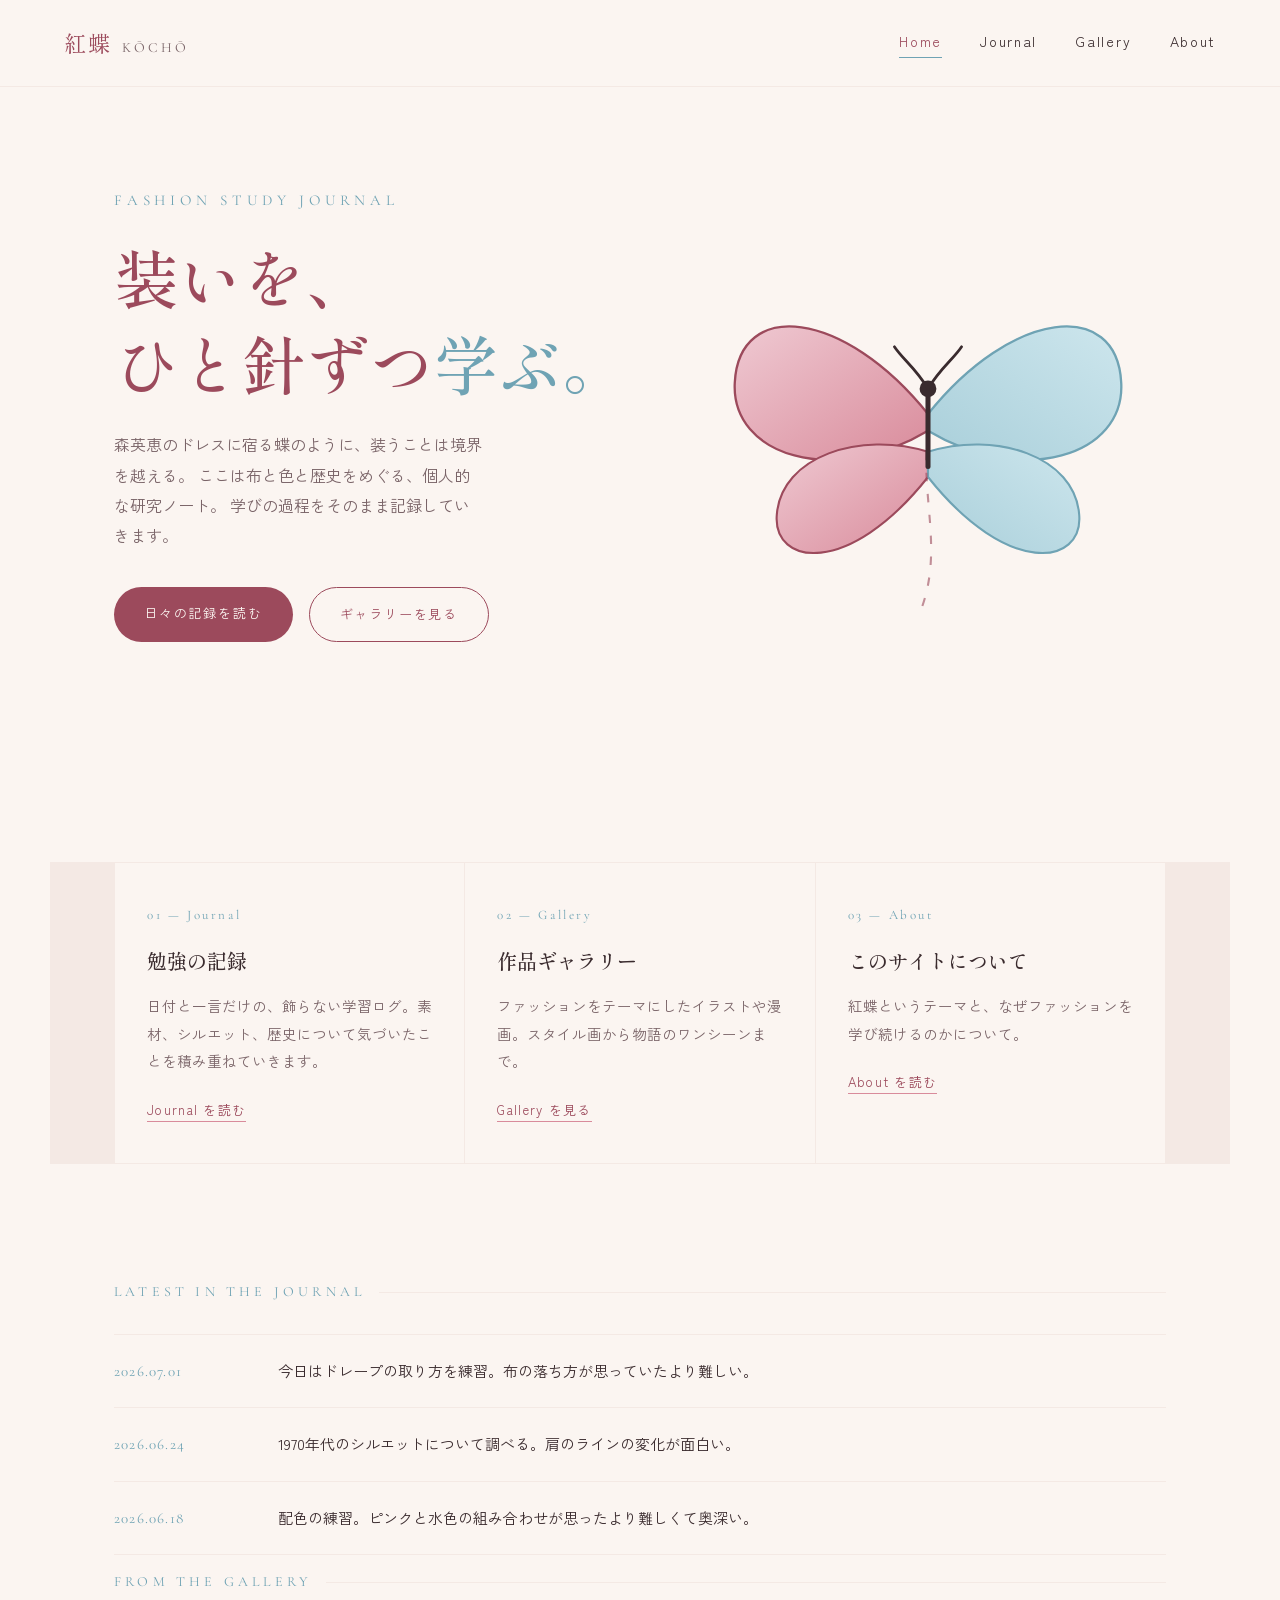
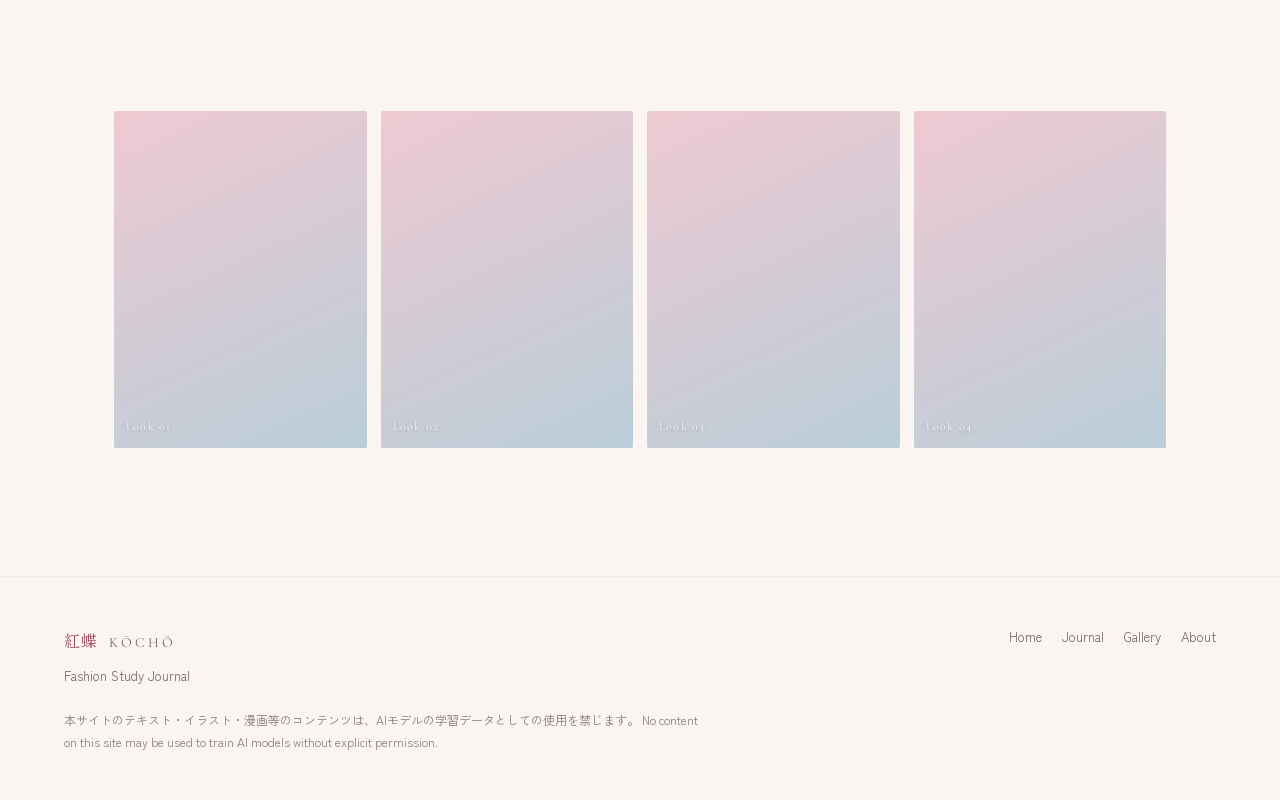
<file: index.html>
<!DOCTYPE html>
<html lang="ja">
<head>
<meta charset="UTF-8">
<meta name="viewport" content="width=device-width, initial-scale=1.0">
<title>紅蝶 KŌCHŌ | Fashion Study Journal</title>
<meta name="description" content="装いを学び、記録するファッション研究ノート。スタイル日記、イラストギャラリー、探究の記録。">
<link rel="preconnect" href="https://fonts.googleapis.com">
<link rel="preconnect" href="https://fonts.gstatic.com" crossorigin>
<link href="https://fonts.googleapis.com/css2?family=Shippori+Mincho:wght@400;500;600&family=Cormorant+Garamond:ital,wght@0,400;0,500;1,400&family=Zen+Kaku+Gothic+New:wght@300;400;500&display=swap" rel="stylesheet">
<link rel="stylesheet" href="style.css">
</head>
<body>

<header class="site-header">
  <a href="index.html" class="brand">
    <span>紅蝶</span>
    <span class="brand-en">Kōchō</span>
  </a>
  <nav class="main-nav">
    <a href="index.html" class="is-active">Home</a>
    <a href="blog.html">Journal</a>
    <a href="gallery.html">Gallery</a>
    <a href="about.html">About</a>
  </nav>
</header>

<main>
  <div class="hero">
    <div>
      <p class="hero-eyebrow">Fashion Study Journal</p>
      <h1>装いを、<br>ひと針ずつ<em>学ぶ。</em></h1>
      <p class="lede">
        森英恵のドレスに宿る蝶のように、装うことは境界を越える。
        ここは布と色と歴史をめぐる、個人的な研究ノート。
        学びの過程をそのまま記録していきます。
      </p>
      <div class="hero-actions">
        <a href="blog.html" class="btn btn-primary">日々の記録を読む</a>
        <a href="gallery.html" class="btn btn-outline">ギャラリーを見る</a>
      </div>
    </div>

    <div class="butterfly-stage" aria-hidden="true">
      <svg viewBox="0 0 200 220" xmlns="http://www.w3.org/2000/svg">
        <defs>
          <linearGradient id="wingPink" x1="0" y1="0" x2="1" y2="1">
            <stop offset="0%" stop-color="#EFC9D2"/>
            <stop offset="100%" stop-color="#D98B9B"/>
          </linearGradient>
          <linearGradient id="wingSky" x1="1" y1="0" x2="0" y2="1">
            <stop offset="0%" stop-color="#CDE6ED"/>
            <stop offset="100%" stop-color="#A9CFDA"/>
          </linearGradient>
        </defs>

        <!-- left wing (rose) -->
        <g class="wing wing-left">
          <path d="M100 110 C 60 60, 10 55, 8 95 C 6 130, 55 145, 100 118 Z" fill="url(#wingPink)" stroke="#9C4A5C" stroke-width="1.1"/>
          <path d="M100 128 C 68 118, 30 130, 28 158 C 26 182, 62 188, 100 140 Z" fill="url(#wingPink)" stroke="#9C4A5C" stroke-width="1"/>
        </g>

        <!-- right wing (sky) -->
        <g class="wing wing-right">
          <path d="M100 110 C 140 60, 190 55, 192 95 C 194 130, 145 145, 100 118 Z" fill="url(#wingSky)" stroke="#6FA3B4" stroke-width="1.1"/>
          <path d="M100 128 C 132 118, 170 130, 172 158 C 174 182, 138 188, 100 140 Z" fill="url(#wingSky)" stroke="#6FA3B4" stroke-width="1"/>
        </g>

        <!-- stitched thread trailing from the body, a couture signature -->
        <path class="thread-line" d="M100 118 C 96 150, 108 175, 96 205" fill="none" stroke="#9C4A5C" stroke-width="1" opacity="0.6"/>

        <!-- body -->
        <line x1="100" y1="100" x2="100" y2="135" stroke="#3A2B2E" stroke-width="2.4" stroke-linecap="round"/>
        <circle cx="100" cy="98" r="4" fill="#3A2B2E"/>
        <path d="M100 98 C 94 88, 88 84, 84 78" fill="none" stroke="#3A2B2E" stroke-width="1.3" stroke-linecap="round"/>
        <path d="M100 98 C 106 88, 112 84, 116 78" fill="none" stroke="#3A2B2E" stroke-width="1.3" stroke-linecap="round"/>
      </svg>
    </div>
  </div>

  <section class="pillars">
    <div class="pillar">
      <span class="pillar-mark">01 — Journal</span>
      <h3>勉強の記録</h3>
      <p>日付と一言だけの、飾らない学習ログ。素材、シルエット、歴史について気づいたことを積み重ねていきます。</p>
      <a href="blog.html" class="pillar-link">Journal を読む</a>
    </div>
    <div class="pillar">
      <span class="pillar-mark">02 — Gallery</span>
      <h3>作品ギャラリー</h3>
      <p>ファッションをテーマにしたイラストや漫画。スタイル画から物語のワンシーンまで。</p>
      <a href="gallery.html" class="pillar-link">Gallery を見る</a>
    </div>
    <div class="pillar">
      <span class="pillar-mark">03 — About</span>
      <h3>このサイトについて</h3>
      <p>紅蝶というテーマと、なぜファッションを学び続けるのかについて。</p>
      <a href="about.html" class="pillar-link">About を読む</a>
    </div>
  </section>

  <section class="latest">
    <p class="section-label">Latest in the Journal</p>
    <div class="entry-list">
      <!-- placeholder entries — replace with real journal content -->
      <div class="entry-row">
        <div class="entry-date">2026.07.01</div>
        <div class="entry-text"><p>今日はドレープの取り方を練習。布の落ち方が思っていたより難しい。</p></div>
      </div>
      <div class="entry-row">
        <div class="entry-date">2026.06.24</div>
        <div class="entry-text"><p>1970年代のシルエットについて調べる。肩のラインの変化が面白い。</p></div>
      </div>
      <div class="entry-row">
        <div class="entry-date">2026.06.18</div>
        <div class="entry-text"><p>配色の練習。ピンクと水色の組み合わせが思ったより難しくて奥深い。</p></div>
      </div>
    </div>
  </section>

  <section class="gallery-preview-section">
    <p class="section-label">From the Gallery</p>
    <div class="gallery-preview">
      <!-- placeholder tiles — replace with real artwork -->
      <figure><span>Look 01</span></figure>
      <figure><span>Look 02</span></figure>
      <figure><span>Look 03</span></figure>
      <figure><span>Look 04</span></figure>
    </div>
  </section>
</main>

<footer class="site-footer">
  <div class="footer-inner">
    <div>
      <div class="brand" style="font-size:16px; margin-bottom:8px;">
        <span>紅蝶</span><span class="brand-en">Kōchō</span>
      </div>
      <p style="margin:0;">Fashion Study Journal</p>
    </div>
    <nav class="footer-nav">
      <a href="index.html">Home</a>
      <a href="blog.html">Journal</a>
      <a href="gallery.html">Gallery</a>
      <a href="about.html">About</a>
    </nav>
  </div>
  <div class="footer-inner">
    <p class="footer-note">
      本サイトのテキスト・イラスト・漫画等のコンテンツは、AIモデルの学習データとしての使用を禁じます。
      No content on this site may be used to train AI models without explicit permission.
    </p>
  </div>
</footer>

</body>
</html>
</file>
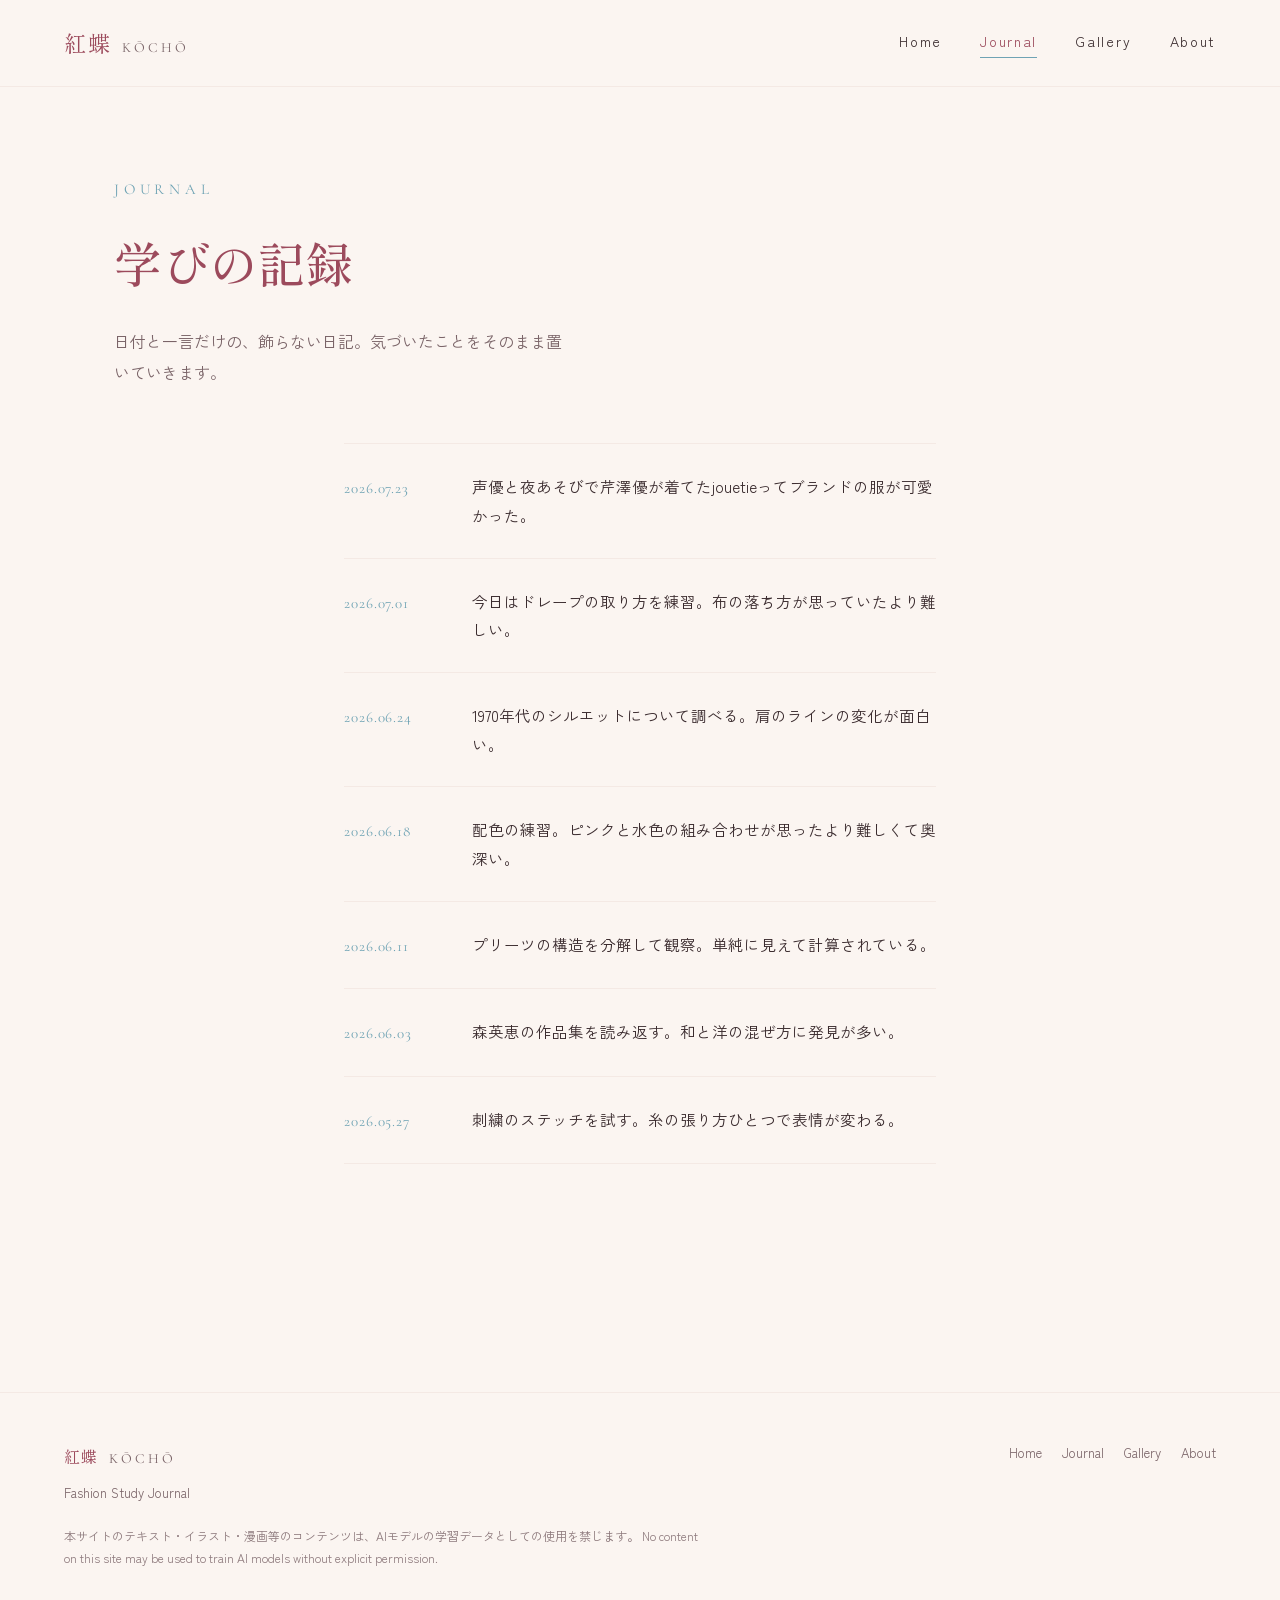
<file: blog.html>
<!DOCTYPE html>
<html lang="ja">
<head>
<meta charset="UTF-8">
<meta name="viewport" content="width=device-width, initial-scale=1.0">
<title>Journal | 紅蝶 KŌCHŌ</title>
<meta name="description" content="ファッション学習の記録。日付と一言だけの飾らない日記。">
<link rel="preconnect" href="https://fonts.googleapis.com">
<link rel="preconnect" href="https://fonts.gstatic.com" crossorigin>
<link href="https://fonts.googleapis.com/css2?family=Shippori+Mincho:wght@400;500;600&family=Cormorant+Garamond:ital,wght@0,400;0,500;1,400&family=Zen+Kaku+Gothic+New:wght@300;400;500&display=swap" rel="stylesheet">
<link rel="stylesheet" href="style.css">
</head>
<body>

<header class="site-header">
  <a href="index.html" class="brand">
    <span>紅蝶</span>
    <span class="brand-en">Kōchō</span>
  </a>
  <nav class="main-nav">
    <a href="index.html">Home</a>
    <a href="blog.html" class="is-active">Journal</a>
    <a href="gallery.html">Gallery</a>
    <a href="about.html">About</a>
  </nav>
</header>

<main>
  <div class="page-hero">
    <p class="hero-eyebrow">Journal</p>
    <h1>学びの記録</h1>
    <p class="lede">日付と一言だけの、飾らない日記。気づいたことをそのまま置いていきます。</p>
  </div>

  <section class="journal-feed">
    <!-- placeholder entries — replace with real journal content, newest first -->

    <article class="journal-post">
      <time datetime="2026-07-01">2026.07.23</time>
      <p>声優と夜あそびで芹澤優が着てたjouetieってブランドの服が可愛かった。</p>
    </article>
    
    <article class="journal-post">
      <time datetime="2026-07-01">2026.07.01</time>
      <p>今日はドレープの取り方を練習。布の落ち方が思っていたより難しい。</p>
    </article>
    <article class="journal-post">
      <time datetime="2026-06-24">2026.06.24</time>
      <p>1970年代のシルエットについて調べる。肩のラインの変化が面白い。</p>
    </article>
    <article class="journal-post">
      <time datetime="2026-06-18">2026.06.18</time>
      <p>配色の練習。ピンクと水色の組み合わせが思ったより難しくて奥深い。</p>
    </article>
    <article class="journal-post">
      <time datetime="2026-06-11">2026.06.11</time>
      <p>プリーツの構造を分解して観察。単純に見えて計算されている。</p>
    </article>
    <article class="journal-post">
      <time datetime="2026-06-03">2026.06.03</time>
      <p>森英恵の作品集を読み返す。和と洋の混ぜ方に発見が多い。</p>
    </article>
    <article class="journal-post">
      <time datetime="2026-05-27">2026.05.27</time>
      <p>刺繍のステッチを試す。糸の張り方ひとつで表情が変わる。</p>
    </article>
  </section>
</main>

<footer class="site-footer">
  <div class="footer-inner">
    <div>
      <div class="brand" style="font-size:16px; margin-bottom:8px;">
        <span>紅蝶</span><span class="brand-en">Kōchō</span>
      </div>
      <p style="margin:0;">Fashion Study Journal</p>
    </div>
    <nav class="footer-nav">
      <a href="index.html">Home</a>
      <a href="blog.html">Journal</a>
      <a href="gallery.html">Gallery</a>
      <a href="about.html">About</a>
    </nav>
  </div>
  <div class="footer-inner">
    <p class="footer-note">
      本サイトのテキスト・イラスト・漫画等のコンテンツは、AIモデルの学習データとしての使用を禁じます。
      No content on this site may be used to train AI models without explicit permission.
    </p>
  </div>
</footer>

</body>
</html>
</file>
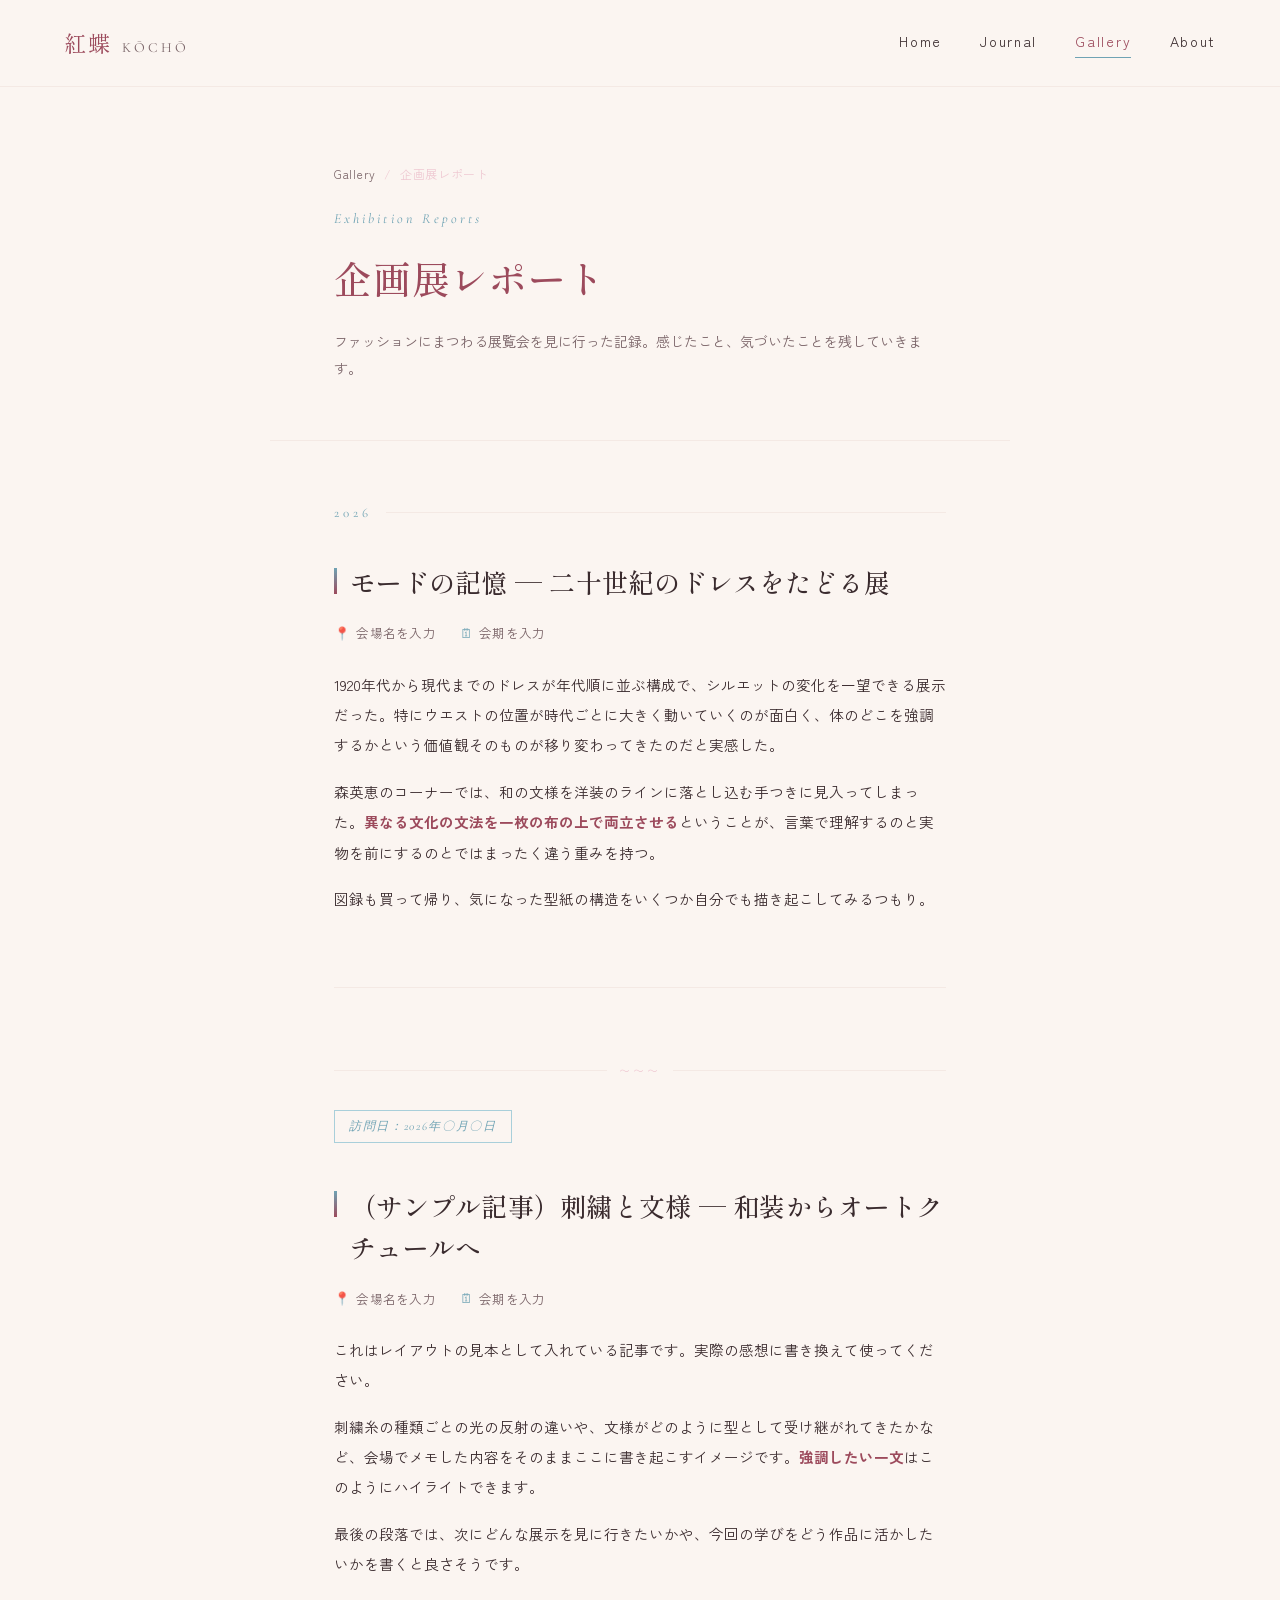
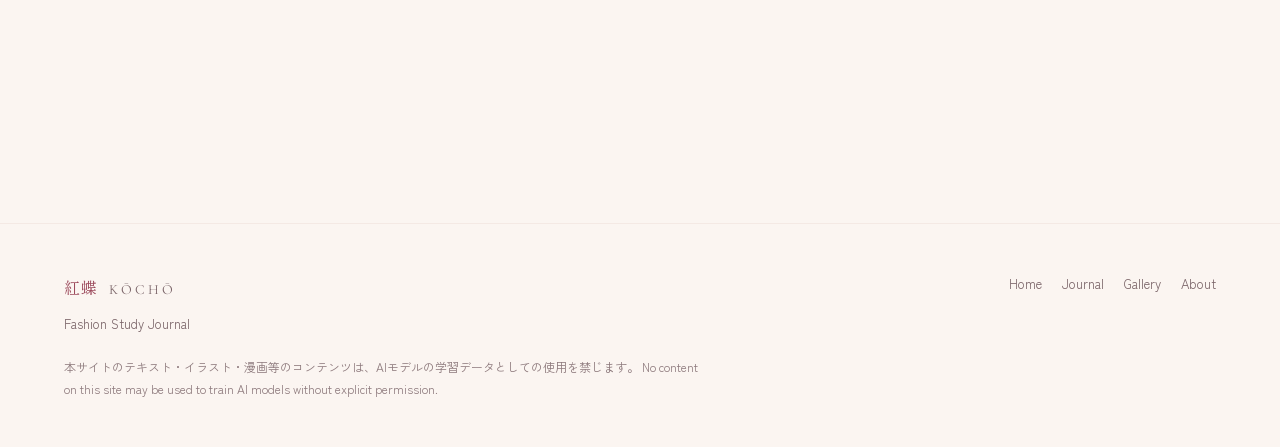
<file: report1.html>
<!DOCTYPE html>
<html lang="ja">
<head>
<meta charset="UTF-8">
<meta name="viewport" content="width=device-width, initial-scale=1.0">
<title>企画展レポート | 紅蝶 KŌCHŌ</title>
<meta name="description" content="足を運んだファッション関連の展覧会の感想記録。">
<link rel="preconnect" href="https://fonts.googleapis.com">
<link rel="preconnect" href="https://fonts.gstatic.com" crossorigin>
<link href="https://fonts.googleapis.com/css2?family=Shippori+Mincho:wght@400;500;600&family=Cormorant+Garamond:ital,wght@0,400;0,500;1,400&family=Zen+Kaku+Gothic+New:wght@300;400;500&display=swap" rel="stylesheet">
<link rel="stylesheet" href="style.css">
</head>
<body>

<header class="site-header">
  <a href="index.html" class="brand">
    <span>紅蝶</span>
    <span class="brand-en">Kōchō</span>
  </a>
  <nav class="main-nav">
    <a href="index.html">Home</a>
    <a href="blog.html">Journal</a>
    <a href="gallery.html" class="is-active">Gallery</a>
    <a href="about.html">About</a>
  </nav>
</header>

<header class="report-header">
  <nav class="breadcrumb" aria-label="パンくず">
    <a href="gallery.html">Gallery</a>
    <span>/</span>
    <span>企画展レポート</span>
  </nav>
  <span class="page-eyebrow">Exhibition Reports</span>
  <h1>企画展レポート</h1>
  <p>ファッションにまつわる展覧会を見に行った記録。感じたこと、気づいたことを残していきます。</p>
</header>

<main class="report-feed">

  <!-- 以下は体裁を示すための仮の記事です。実際に行った展覧会の内容に差し替えてください -->

  <div class="year-label"><span>2026</span></div>

  <article class="report-article">
    <h2 class="report-title">モードの記憶 ― 二十世紀のドレスをたどる展</h2>
    <div class="report-meta">
      <div class="meta-item">
        <span class="meta-icon">📍</span>
        <span>会場名を入力</span>
      </div>
      <div class="meta-item">
        <span class="meta-icon">🗓</span>
        <span>会期を入力</span>
      </div>
    </div>
    <div class="report-body">
      <p>1920年代から現代までのドレスが年代順に並ぶ構成で、シルエットの変化を一望できる展示だった。特にウエストの位置が時代ごとに大きく動いていくのが面白く、体のどこを強調するかという価値観そのものが移り変わってきたのだと実感した。</p>
      <p>森英恵のコーナーでは、和の文様を洋装のラインに落とし込む手つきに見入ってしまった。<span class="highlight">異なる文化の文法を一枚の布の上で両立させる</span>ということが、言葉で理解するのと実物を前にするのとではまったく違う重みを持つ。</p>
      <p>図録も買って帰り、気になった型紙の構造をいくつか自分でも描き起こしてみるつもり。</p>
    </div>
  </article>

  <div class="report-deco"><span>〜〜〜</span></div>

  <article class="report-article">
    <span class="visit-badge">訪問日：2026年〇月〇日</span>
    <h2 class="report-title">（サンプル記事）刺繍と文様 ― 和装からオートクチュールへ</h2>
    <div class="report-meta">
      <div class="meta-item">
        <span class="meta-icon">📍</span>
        <span>会場名を入力</span>
      </div>
      <div class="meta-item">
        <span class="meta-icon">🗓</span>
        <span>会期を入力</span>
      </div>
    </div>
    <div class="report-body">
      <p>これはレイアウトの見本として入れている記事です。実際の感想に書き換えて使ってください。</p>
      <p>刺繍糸の種類ごとの光の反射の違いや、文様がどのように型として受け継がれてきたかなど、会場でメモした内容をそのままここに書き起こすイメージです。<span class="highlight">強調したい一文</span>はこのようにハイライトできます。</p>
      <p>最後の段落では、次にどんな展示を見に行きたいかや、今回の学びをどう作品に活かしたいかを書くと良さそうです。</p>
    </div>
  </article>

</main>

<footer class="site-footer">
  <div class="footer-inner">
    <div>
      <div class="brand" style="font-size:16px; margin-bottom:8px;">
        <span>紅蝶</span><span class="brand-en">Kōchō</span>
      </div>
      <p style="margin:0;">Fashion Study Journal</p>
    </div>
    <nav class="footer-nav">
      <a href="index.html">Home</a>
      <a href="blog.html">Journal</a>
      <a href="gallery.html">Gallery</a>
      <a href="about.html">About</a>
    </nav>
  </div>
  <div class="footer-inner">
    <p class="footer-note">
      本サイトのテキスト・イラスト・漫画等のコンテンツは、AIモデルの学習データとしての使用を禁じます。
      No content on this site may be used to train AI models without explicit permission.
    </p>
  </div>
</footer>

</body>
</html>
</file>
<file: style.css>
/* ==========================================================================
   紅蝶 KŌCHŌ — Fashion Study Journal
   Design tokens
   ========================================================================== */

:root {
  /* Color */
  --ivory:        #FBF5F1;
  --ivory-deep:   #F4E9E4;
  --rose:         #D98B9B;   /* Hanae Mori pink — dusty rose */
  --rose-soft:    #EFC9D2;
  --rose-deep:    #9C4A5C;   /* wine, for headings/emphasis */
  --sky:          #A9CFDA;   /* accent — powder blue */
  --sky-deep:     #6FA3B4;
  --ink:          #3A2B2E;
  --ink-soft:     #7A6468;

  /* Type */
  --font-display: 'Shippori Mincho', serif;
  --font-accent:  'Cormorant Garamond', serif;
  --font-body:    'Zen Kaku Gothic New', 'Noto Sans JP', sans-serif;

  /* Layout */
  --max-width: 1180px;
  --edge: clamp(24px, 5vw, 72px);
}

* { box-sizing: border-box; }
html { scroll-behavior: smooth; }

body {
  margin: 0;
  background: var(--ivory);
  color: var(--ink);
  font-family: var(--font-body);
  font-weight: 400;
  line-height: 1.9;
  -webkit-font-smoothing: antialiased;
}

a { color: inherit; text-decoration: none; }

img { max-width: 100%; display: block; }

::selection { background: var(--rose-soft); color: var(--rose-deep); }

@media (prefers-reduced-motion: reduce) {
  *, *::before, *::after {
    animation-duration: 0.01ms !important;
    animation-iteration-count: 1 !important;
    transition-duration: 0.01ms !important;
    scroll-behavior: auto !important;
  }
}

/* ---------- Header / Nav ---------- */

.site-header {
  position: sticky;
  top: 0;
  z-index: 50;
  display: flex;
  align-items: center;
  justify-content: space-between;
  padding: 22px var(--edge);
  background: rgba(251, 245, 241, 0.88);
  backdrop-filter: blur(8px);
  border-bottom: 1px solid var(--ivory-deep);
}

.brand {
  display: flex;
  align-items: baseline;
  gap: 10px;
  font-family: var(--font-display);
  font-size: 22px;
  letter-spacing: 0.08em;
  color: var(--rose-deep);
}

.brand .brand-en {
  font-family: var(--font-accent);
  font-size: 14px;
  letter-spacing: 0.22em;
  color: var(--ink-soft);
  text-transform: uppercase;
}

.main-nav {
  display: flex;
  gap: clamp(18px, 3vw, 40px);
  font-size: 14px;
  letter-spacing: 0.12em;
}

.main-nav a {
  position: relative;
  padding-bottom: 4px;
  color: var(--ink);
}

.main-nav a::after {
  content: "";
  position: absolute;
  left: 0; bottom: 0;
  width: 0;
  height: 1px;
  background: var(--sky-deep);
  transition: width 0.35s ease;
}

.main-nav a:hover::after,
.main-nav a:focus-visible::after,
.main-nav a.is-active::after {
  width: 100%;
}

.main-nav a.is-active { color: var(--rose-deep); }

.nav-toggle { display: none; }

@media (max-width: 720px) {
  .main-nav { display: none; }
}

/* ---------- Hero ---------- */

.hero {
  position: relative;
  max-width: var(--max-width);
  margin: 0 auto;
  padding: clamp(48px, 8vw, 96px) var(--edge) clamp(64px, 9vw, 120px);
  display: grid;
  grid-template-columns: 1.05fr 0.95fr;
  gap: clamp(24px, 4vw, 64px);
  align-items: center;
}

@media (max-width: 860px) {
  .hero { grid-template-columns: 1fr; }
}

.hero-eyebrow {
  font-family: var(--font-accent);
  font-size: 15px;
  letter-spacing: 0.32em;
  text-transform: uppercase;
  color: var(--sky-deep);
  margin: 0 0 18px;
}

.hero h1 {
  font-family: var(--font-display);
  font-weight: 500;
  font-size: clamp(38px, 5.6vw, 64px);
  line-height: 1.35;
  color: var(--rose-deep);
  margin: 0 0 24px;
}

.hero h1 em {
  font-style: normal;
  color: var(--sky-deep);
}

.hero p.lede {
  font-size: 16px;
  color: var(--ink-soft);
  max-width: 46ch;
  margin: 0 0 36px;
}

.hero-actions {
  display: flex;
  gap: 16px;
  flex-wrap: wrap;
}

.btn {
  display: inline-block;
  padding: 14px 30px;
  font-size: 13px;
  letter-spacing: 0.14em;
  border-radius: 999px;
  transition: transform 0.25s ease, box-shadow 0.25s ease;
}

.btn-primary {
  background: var(--rose-deep);
  color: var(--ivory);
}

.btn-primary:hover { transform: translateY(-2px); box-shadow: 0 10px 24px -12px var(--rose-deep); }

.btn-outline {
  border: 1px solid var(--rose-deep);
  color: var(--rose-deep);
}

.btn-outline:hover { transform: translateY(-2px); background: var(--rose-soft); }

/* ---------- Butterfly signature ---------- */

.butterfly-stage {
  position: relative;
  display: flex;
  align-items: center;
  justify-content: center;
  min-height: 320px;
}

.butterfly-stage svg {
  width: min(420px, 100%);
  height: auto;
  overflow: visible;
}

.wing { transform-origin: 100px 130px; animation: flutter 5.5s ease-in-out infinite; }
.wing-left { transform-origin: 100px 130px; animation-delay: 0s; }
.wing-right { transform-origin: 100px 130px; animation-delay: 0.05s; }

@keyframes flutter {
  0%, 100% { transform: scaleX(1) rotate(0deg); }
  50% { transform: scaleX(0.94) rotate(-1.5deg); }
}

.thread-line {
  stroke-dasharray: 4 6;
  animation: threadmove 8s linear infinite;
}

@keyframes threadmove {
  to { stroke-dashoffset: -100; }
}

/* ---------- Section framing ---------- */

section { max-width: var(--max-width); margin: 0 auto; padding: 0 var(--edge); }

.section-label {
  font-family: var(--font-accent);
  font-size: 14px;
  letter-spacing: 0.3em;
  text-transform: uppercase;
  color: var(--sky-deep);
  display: flex;
  align-items: center;
  gap: 14px;
  margin-bottom: 28px;
}

.section-label::after {
  content: "";
  flex: 1;
  height: 1px;
  background: var(--ivory-deep);
}

.section-title {
  font-family: var(--font-display);
  font-size: clamp(26px, 3.4vw, 34px);
  color: var(--rose-deep);
  font-weight: 500;
  margin: 0 0 16px;
}

/* ---------- Pillars (3-up intro to the site's purpose) ---------- */

.pillars {
  margin: clamp(64px, 8vw, 110px) auto 0;
  display: grid;
  grid-template-columns: repeat(3, 1fr);
  gap: 1px;
  background: var(--ivory-deep);
  border: 1px solid var(--ivory-deep);
}

@media (max-width: 760px) {
  .pillars { grid-template-columns: 1fr; }
}

.pillar {
  background: var(--ivory);
  padding: 40px 32px;
  transition: background 0.3s ease;
}

.pillar:hover { background: #FFFDFC; }

.pillar-mark {
  font-family: var(--font-accent);
  font-size: 13px;
  letter-spacing: 0.2em;
  color: var(--sky-deep);
  display: block;
  margin-bottom: 14px;
}

.pillar h3 {
  font-family: var(--font-display);
  font-size: 20px;
  font-weight: 500;
  color: var(--ink);
  margin: 0 0 12px;
}

.pillar p {
  font-size: 14.5px;
  color: var(--ink-soft);
  margin: 0 0 18px;
}

.pillar-link {
  font-size: 13px;
  letter-spacing: 0.1em;
  color: var(--rose-deep);
  border-bottom: 1px solid var(--rose);
  padding-bottom: 2px;
}

/* ---------- Latest entries strip (blog preview) ---------- */

.latest {
  margin: clamp(72px, 9vw, 130px) auto 0;
}

.entry-row {
  display: grid;
  grid-template-columns: 140px 1fr;
  gap: 24px;
  padding: 22px 0;
  border-bottom: 1px solid var(--ivory-deep);
}

.entry-row:first-of-type { border-top: 1px solid var(--ivory-deep); }

.entry-date {
  font-family: var(--font-accent);
  font-size: 15px;
  letter-spacing: 0.08em;
  color: var(--sky-deep);
}

.entry-text p { margin: 0; font-size: 15px; color: var(--ink); }

/* ---------- Gallery preview grid ---------- */

.gallery-preview {
  margin: clamp(72px, 9vw, 130px) auto 0;
  display: grid;
  grid-template-columns: repeat(4, 1fr);
  gap: 14px;
}

@media (max-width: 760px) {
  .gallery-preview { grid-template-columns: repeat(2, 1fr); }
}

.gallery-preview figure {
  margin: 0;
  aspect-ratio: 3/4;
  background: linear-gradient(155deg, var(--rose-soft), var(--sky) 130%);
  border-radius: 2px;
  position: relative;
  overflow: hidden;
}

.gallery-preview figure span {
  position: absolute;
  bottom: 10px;
  left: 12px;
  font-family: var(--font-accent);
  font-size: 12px;
  letter-spacing: 0.1em;
  color: var(--ivory);
  text-shadow: 0 1px 4px rgba(0,0,0,0.25);
}

/* ---------- Page hero (inner pages) ---------- */

.page-hero {
  max-width: var(--max-width);
  margin: 0 auto;
  padding: clamp(56px, 8vw, 88px) var(--edge) clamp(32px, 5vw, 56px);
}

.page-hero .hero-eyebrow { margin-bottom: 14px; }

.page-hero h1 {
  font-family: var(--font-display);
  font-weight: 500;
  font-size: clamp(32px, 4.6vw, 48px);
  color: var(--rose-deep);
  margin: 0 0 18px;
}

.page-hero p.lede { color: var(--ink-soft); max-width: 56ch; margin: 0; }

/* ---------- Journal feed (blog.html) ---------- */

.journal-feed {
  max-width: 720px;
  margin: 0 auto;
  padding: 0 var(--edge) clamp(60px, 8vw, 100px);
}

.journal-post {
  display: grid;
  grid-template-columns: 108px 1fr;
  gap: 20px;
  padding: 28px 0;
  border-bottom: 1px solid var(--ivory-deep);
}

.journal-post:first-child { border-top: 1px solid var(--ivory-deep); }

.journal-post time {
  font-family: var(--font-accent);
  font-size: 15px;
  letter-spacing: 0.06em;
  color: var(--sky-deep);
  padding-top: 2px;
}

.journal-post p {
  margin: 0;
  font-size: 15.5px;
  color: var(--ink);
  line-height: 1.85;
}

@media (max-width: 560px) {
  .journal-post { grid-template-columns: 1fr; gap: 6px; }
  .journal-post time { font-size: 13px; }
}

/* ---------- Gallery (gallery.html) ---------- */

.gallery-feature {
  max-width: var(--max-width);
  margin: 0 auto;
  padding: 0 var(--edge) 36px;
}

.feature-link-box {
  display: block;
  text-align: center;
  padding: 20px 24px;
  border: 2px solid var(--rose-deep);
  border-radius: 2px;
  background: var(--ivory);
  font-family: var(--font-display);
  font-size: 17px;
  color: var(--rose-deep);
  letter-spacing: 0.04em;
  transition: transform 0.25s ease, box-shadow 0.25s ease, background 0.25s ease;
}

.feature-link-box:hover,
.feature-link-box:focus-visible {
  transform: translateY(-2px);
  box-shadow: 4px 4px 0 var(--sky);
  background: #FFFDFC;
}

.filter-bar {
  max-width: var(--max-width);
  margin: 0 auto;
  padding: 0 var(--edge) 36px;
  display: flex;
  gap: 10px;
  flex-wrap: wrap;
}

.filter-btn {
  padding: 9px 22px;
  font-size: 13px;
  letter-spacing: 0.08em;
  border: 1px solid var(--ivory-deep);
  border-radius: 999px;
  background: transparent;
  color: var(--ink-soft);
  cursor: pointer;
  transition: border-color 0.25s ease, color 0.25s ease, background 0.25s ease;
  font-family: var(--font-body);
}

.filter-btn:hover { border-color: var(--sky-deep); color: var(--sky-deep); }

.filter-btn.is-active {
  background: var(--rose-deep);
  border-color: var(--rose-deep);
  color: var(--ivory);
}

.gallery-grid {
  max-width: var(--max-width);
  margin: 0 auto;
  padding: 0 var(--edge) clamp(60px, 8vw, 110px);
  display: grid;
  grid-template-columns: repeat(3, 1fr);
  gap: 14px;
}

@media (max-width: 760px) { .gallery-grid { grid-template-columns: repeat(2, 1fr); } }

.item {
  background: var(--ivory);
  border: 1px solid var(--ivory-deep);
  border-radius: 2px;
  overflow: hidden;
  position: relative;
  cursor: pointer;
  transition: border-color 0.3s ease, box-shadow 0.3s ease;
}

.item:hover,
.item:focus-visible {
  border-color: var(--rose);
  box-shadow: 0 10px 28px -16px rgba(156, 74, 92, 0.45);
}

.item::before {
  content: "";
  position: absolute;
  top: 0; left: 0; right: 0;
  height: 2px;
  background: linear-gradient(to right, var(--rose-deep), var(--sky-deep));
  transform: scaleX(0);
  transform-origin: left;
  transition: transform 0.35s ease;
  z-index: 1;
}

.item:hover::before,
.item:focus-visible::before { transform: scaleX(1); }

.item-img {
  position: relative;
  aspect-ratio: 3 / 4;
  overflow: hidden;
  background: var(--ivory-deep);
}

.item-img img {
  width: 100%;
  height: 100%;
  object-fit: cover;
  display: block;
  transition: transform 0.5s ease;
}

.item:hover .item-img img,
.item:focus-visible .item-img img { transform: scale(1.045); }

.item-img::after {
  content: "＋";
  position: absolute;
  inset: 0;
  display: flex;
  align-items: center;
  justify-content: center;
  font-size: 26px;
  font-family: var(--font-accent);
  color: var(--ivory);
  background: rgba(58, 43, 46, 0.28);
  opacity: 0;
  transition: opacity 0.3s ease;
}

.item:hover .item-img::after,
.item:focus-visible .item-img::after { opacity: 1; }

.caption {
  padding: 12px 14px 13px;
  font-size: 12.5px;
  color: var(--ink-soft);
  line-height: 1.7;
  border-top: 1px solid var(--ivory-deep);
}

/* Lightbox */

.lightbox {
  display: none;
  position: fixed;
  inset: 0;
  z-index: 200;
  background: rgba(58, 43, 46, 0.68);
  backdrop-filter: blur(5px);
  align-items: center;
  justify-content: center;
  padding: 24px;
}

.lightbox.is-open { display: flex; animation: fadeIn 0.25s ease both; }

@keyframes fadeIn { from { opacity: 0; } to { opacity: 1; } }

.lightbox-inner {
  position: relative;
  max-width: min(640px, 92vw);
  width: 100%;
  animation: riseIn 0.3s cubic-bezier(.22,.68,.36,1) both;
}

@keyframes riseIn { from { opacity: 0; transform: translateY(14px) scale(0.97); } to { opacity: 1; transform: translateY(0) scale(1); } }

.lightbox-img-wrap {
  background: var(--ivory);
  border: 1px solid var(--rose-soft);
  border-radius: 3px 3px 0 0;
  overflow: hidden;
}

.lightbox-img-wrap img {
  display: block;
  width: 100%;
  max-height: 72vh;
  object-fit: contain;
  background: var(--ivory-deep);
}

.lightbox-caption {
  background: var(--ivory);
  border: 1px solid var(--rose-soft);
  border-top: 1px solid var(--ivory-deep);
  border-radius: 0 0 3px 3px;
  padding: 14px 20px;
  display: flex;
  align-items: center;
  justify-content: space-between;
  gap: 12px;
}

.lightbox-caption .lc-text {
  font-size: 13.5px;
  color: var(--ink);
  line-height: 1.7;
}

.lightbox-caption .lc-counter {
  font-family: var(--font-accent);
  font-size: 13px;
  letter-spacing: 0.1em;
  color: var(--sky-deep);
  white-space: nowrap;
}

.lightbox-close {
  position: absolute;
  top: -14px;
  right: -14px;
  width: 34px;
  height: 34px;
  border-radius: 50%;
  border: 1px solid var(--rose-soft);
  background: var(--ivory);
  color: var(--rose-deep);
  font-size: 15px;
  line-height: 1;
  cursor: pointer;
  display: flex;
  align-items: center;
  justify-content: center;
  transition: background 0.2s ease, border-color 0.2s ease;
}

.lightbox-close:hover { background: var(--rose-soft); border-color: var(--rose); }

.lightbox-nav {
  position: absolute;
  top: 50%;
  transform: translateY(-50%);
  width: 38px;
  height: 38px;
  border-radius: 50%;
  border: 1px solid var(--rose-soft);
  background: var(--ivory);
  color: var(--rose-deep);
  font-size: 17px;
  cursor: pointer;
  display: flex;
  align-items: center;
  justify-content: center;
  transition: background 0.2s ease, border-color 0.2s ease;
}

.lightbox-nav:hover { background: var(--rose-soft); border-color: var(--rose); }
.lightbox-prev { right: calc(100% + 12px); }
.lightbox-next { left: calc(100% + 12px); }

@media (max-width: 720px) {
  .lightbox-prev, .lightbox-next { display: none; }
  .lightbox-inner { max-width: 100%; }
}

/* ---------- Exhibition reports (report1.html) ---------- */

.report-header {
  max-width: 740px;
  margin: 0 auto;
  padding: clamp(48px, 7vw, 76px) var(--edge) clamp(28px, 4vw, 44px);
  border-bottom: 1px solid var(--ivory-deep);
}

.breadcrumb {
  display: flex;
  align-items: center;
  gap: 8px;
  font-size: 12px;
  letter-spacing: 0.06em;
  color: var(--ink-soft);
  margin-bottom: 20px;
}

.breadcrumb a { color: var(--ink-soft); transition: color 0.2s ease; }
.breadcrumb a:hover { color: var(--rose-deep); }
.breadcrumb span { color: var(--rose-soft); }

.page-eyebrow {
  display: block;
  font-family: var(--font-accent);
  font-style: italic;
  font-size: 14px;
  letter-spacing: 0.22em;
  color: var(--sky-deep);
  margin-bottom: 10px;
}

.report-header h1 {
  font-family: var(--font-display);
  font-weight: 500;
  font-size: clamp(28px, 4vw, 38px);
  color: var(--rose-deep);
  letter-spacing: 0.02em;
  margin: 0 0 10px;
}

.report-header p { font-size: 14px; color: var(--ink-soft); }

.report-feed {
  max-width: 740px;
  margin: 0 auto;
  padding: clamp(40px, 6vw, 60px) var(--edge) clamp(72px, 9vw, 120px);
}

.report-article {
  margin-bottom: clamp(48px, 6vw, 72px);
  padding-bottom: clamp(48px, 6vw, 72px);
  border-bottom: 1px solid var(--ivory-deep);
}

.report-article:last-child { border-bottom: none; margin-bottom: 0; padding-bottom: 0; }

.report-title {
  font-family: var(--font-display);
  font-weight: 500;
  font-size: clamp(20px, 3vw, 26px);
  color: var(--ink);
  line-height: 1.6;
  letter-spacing: 0.01em;
  margin-bottom: 18px;
  position: relative;
  padding-left: 16px;
}

.report-title::before {
  content: "";
  position: absolute;
  left: 0; top: 0.25em;
  width: 3px;
  height: 1em;
  background: linear-gradient(to bottom, var(--sky-deep), var(--rose-deep));
}

.report-meta {
  display: flex;
  flex-wrap: wrap;
  gap: 8px 24px;
  margin-bottom: 24px;
}

.meta-item {
  display: flex;
  align-items: center;
  gap: 6px;
  font-size: 12.5px;
  color: var(--ink-soft);
  letter-spacing: 0.02em;
}

.meta-item .meta-icon { font-size: 13px; color: var(--sky-deep); opacity: 0.9; }
.meta-item strong { color: var(--rose-deep); font-weight: 500; }

.report-body { font-size: 14.5px; color: var(--ink); line-height: 2.1; }
.report-body p { margin-bottom: 16px; }
.report-body p:last-child { margin-bottom: 0; }
.report-body .highlight { color: var(--rose-deep); font-weight: 600; }

.visit-badge {
  display: inline-block;
  font-family: var(--font-accent);
  font-style: italic;
  font-size: 12px;
  letter-spacing: 0.14em;
  color: var(--sky-deep);
  border: 1px solid var(--sky);
  padding: 4px 14px;
  margin-bottom: 20px;
}

.report-deco {
  margin: 28px 0;
  display: flex;
  align-items: center;
  gap: 12px;
}

.report-deco::before,
.report-deco::after { content: ""; flex: 1; height: 1px; background: var(--ivory-deep); }
.report-deco span { font-size: 11px; letter-spacing: 0.3em; color: var(--rose-soft); }

.year-label {
  display: flex;
  align-items: center;
  gap: 14px;
  margin-bottom: 36px;
}

.year-label span {
  font-family: var(--font-accent);
  font-size: 13px;
  letter-spacing: 0.3em;
  color: var(--sky-deep);
  white-space: nowrap;
}

.year-label::after { content: ""; flex: 1; height: 1px; background: var(--ivory-deep); }

/* ---------- About: bio ---------- */

.about-bio {
  max-width: 720px;
  margin: 0 auto;
  padding: 0 var(--edge) clamp(48px, 7vw, 80px);
}

.about-bio p {
  font-size: 15.5px;
  color: var(--ink);
  margin: 0 0 20px;
}

.about-bio p:last-child { margin-bottom: 0; }

/* ---------- About: link grid ("Elsewhere") ---------- */

.link-grid {
  max-width: var(--max-width);
  margin: 0 auto;
  padding: 0 var(--edge) clamp(56px, 7vw, 90px);
  display: grid;
  grid-template-columns: repeat(auto-fill, minmax(240px, 1fr));
  gap: 14px;
}

.link-card {
  display: flex;
  align-items: center;
  gap: 16px;
  padding: 18px 20px;
  background: var(--ivory);
  border: 1px solid var(--ivory-deep);
  border-left: 3px solid var(--rose);
  border-radius: 2px;
  transition: transform 0.2s ease, border-color 0.2s ease, background 0.2s ease;
}

.link-card:hover,
.link-card:focus-visible {
  transform: translate(2px, -2px);
  border-left-color: var(--sky-deep);
  background: #FFFDFC;
}

.link-mark {
  flex-shrink: 0;
  width: 40px;
  height: 40px;
  border-radius: 50%;
  display: flex;
  align-items: center;
  justify-content: center;
  font-family: var(--font-accent);
  font-size: 15px;
  letter-spacing: 0;
  color: var(--rose-deep);
  background: var(--rose-soft);
}

.link-text { flex: 1; min-width: 0; }

.link-name {
  display: block;
  font-family: var(--font-display);
  font-size: 15px;
  color: var(--ink);
  margin-bottom: 3px;
}

.link-desc {
  display: block;
  font-size: 12.5px;
  color: var(--ink-soft);
}

.link-arrow {
  flex-shrink: 0;
  color: var(--sky-deep);
  font-size: 18px;
  transition: transform 0.2s ease;
}

.link-card:hover .link-arrow { transform: translateX(3px); }

/* ---------- About: contact form ---------- */

.contact-card {
  max-width: 640px;
  margin: 0 auto;
  padding: 0 var(--edge) clamp(80px, 9vw, 130px);
}

.contact-card .form-intro {
  font-size: 14px;
  color: var(--ink-soft);
  line-height: 1.9;
  margin-bottom: 28px;
}

.form-group { margin-bottom: 20px; }

.form-label {
  display: block;
  font-family: var(--font-accent);
  font-size: 13px;
  letter-spacing: 0.1em;
  color: var(--rose-deep);
  margin-bottom: 8px;
}

.form-label .required { color: var(--sky-deep); }

.form-input,
.form-textarea {
  width: 100%;
  background: var(--ivory);
  border: 1px solid var(--ivory-deep);
  border-radius: 2px;
  color: var(--ink);
  font-family: var(--font-body);
  font-size: 14.5px;
  padding: 12px 14px;
  transition: border-color 0.2s ease, box-shadow 0.2s ease;
  outline: none;
}

.form-input::placeholder,
.form-textarea::placeholder { color: var(--ink-soft); opacity: 0.6; }

.form-input:focus,
.form-textarea:focus {
  border-color: var(--sky-deep);
  box-shadow: 0 0 0 3px rgba(169, 207, 218, 0.25);
}

.form-textarea { resize: vertical; min-height: 140px; }

.field-error {
  display: block;
  font-size: 12px;
  color: var(--rose-deep);
  margin-top: 6px;
}

.form-submit {
  display: inline-block;
  background: var(--rose-deep);
  border: none;
  border-radius: 999px;
  color: var(--ivory);
  font-family: var(--font-body);
  font-size: 13px;
  letter-spacing: 0.12em;
  padding: 14px 34px;
  cursor: pointer;
  transition: transform 0.25s ease, box-shadow 0.25s ease;
  margin-top: 6px;
}

.form-submit:hover { transform: translateY(-2px); box-shadow: 0 10px 24px -12px var(--rose-deep); }
.form-submit:disabled { opacity: 0.5; cursor: not-allowed; transform: none; box-shadow: none; }

.form-success {
  border: 1px solid var(--sky-deep);
  background: #F1F8FA;
  border-radius: 2px;
  padding: 16px 20px;
  text-align: center;
  color: var(--sky-deep);
  font-family: var(--font-accent);
  font-size: 14px;
  letter-spacing: 0.04em;
  margin-bottom: 22px;
}

.form-error-global {
  border: 1px solid var(--rose-deep);
  background: #FBEFF1;
  border-radius: 2px;
  padding: 12px 16px;
  color: var(--rose-deep);
  font-size: 13px;
  margin-bottom: 20px;
}

/* ---------- Footer ---------- */

.site-footer {
  margin-top: clamp(90px, 10vw, 150px);
  border-top: 1px solid var(--ivory-deep);
  padding: 48px var(--edge) 36px;
}

.footer-inner {
  max-width: var(--max-width);
  margin: 0 auto;
  display: flex;
  justify-content: space-between;
  gap: 24px;
  flex-wrap: wrap;
  font-size: 13px;
  color: var(--ink-soft);
}

.footer-nav {
  display: flex;
  gap: 20px;
  flex-wrap: wrap;
}

.footer-note {
  max-width: 640px;
  font-size: 12px;
  line-height: 1.8;
  color: var(--ink-soft);
  opacity: 0.85;
  margin-top: 20px;
}
</file>
